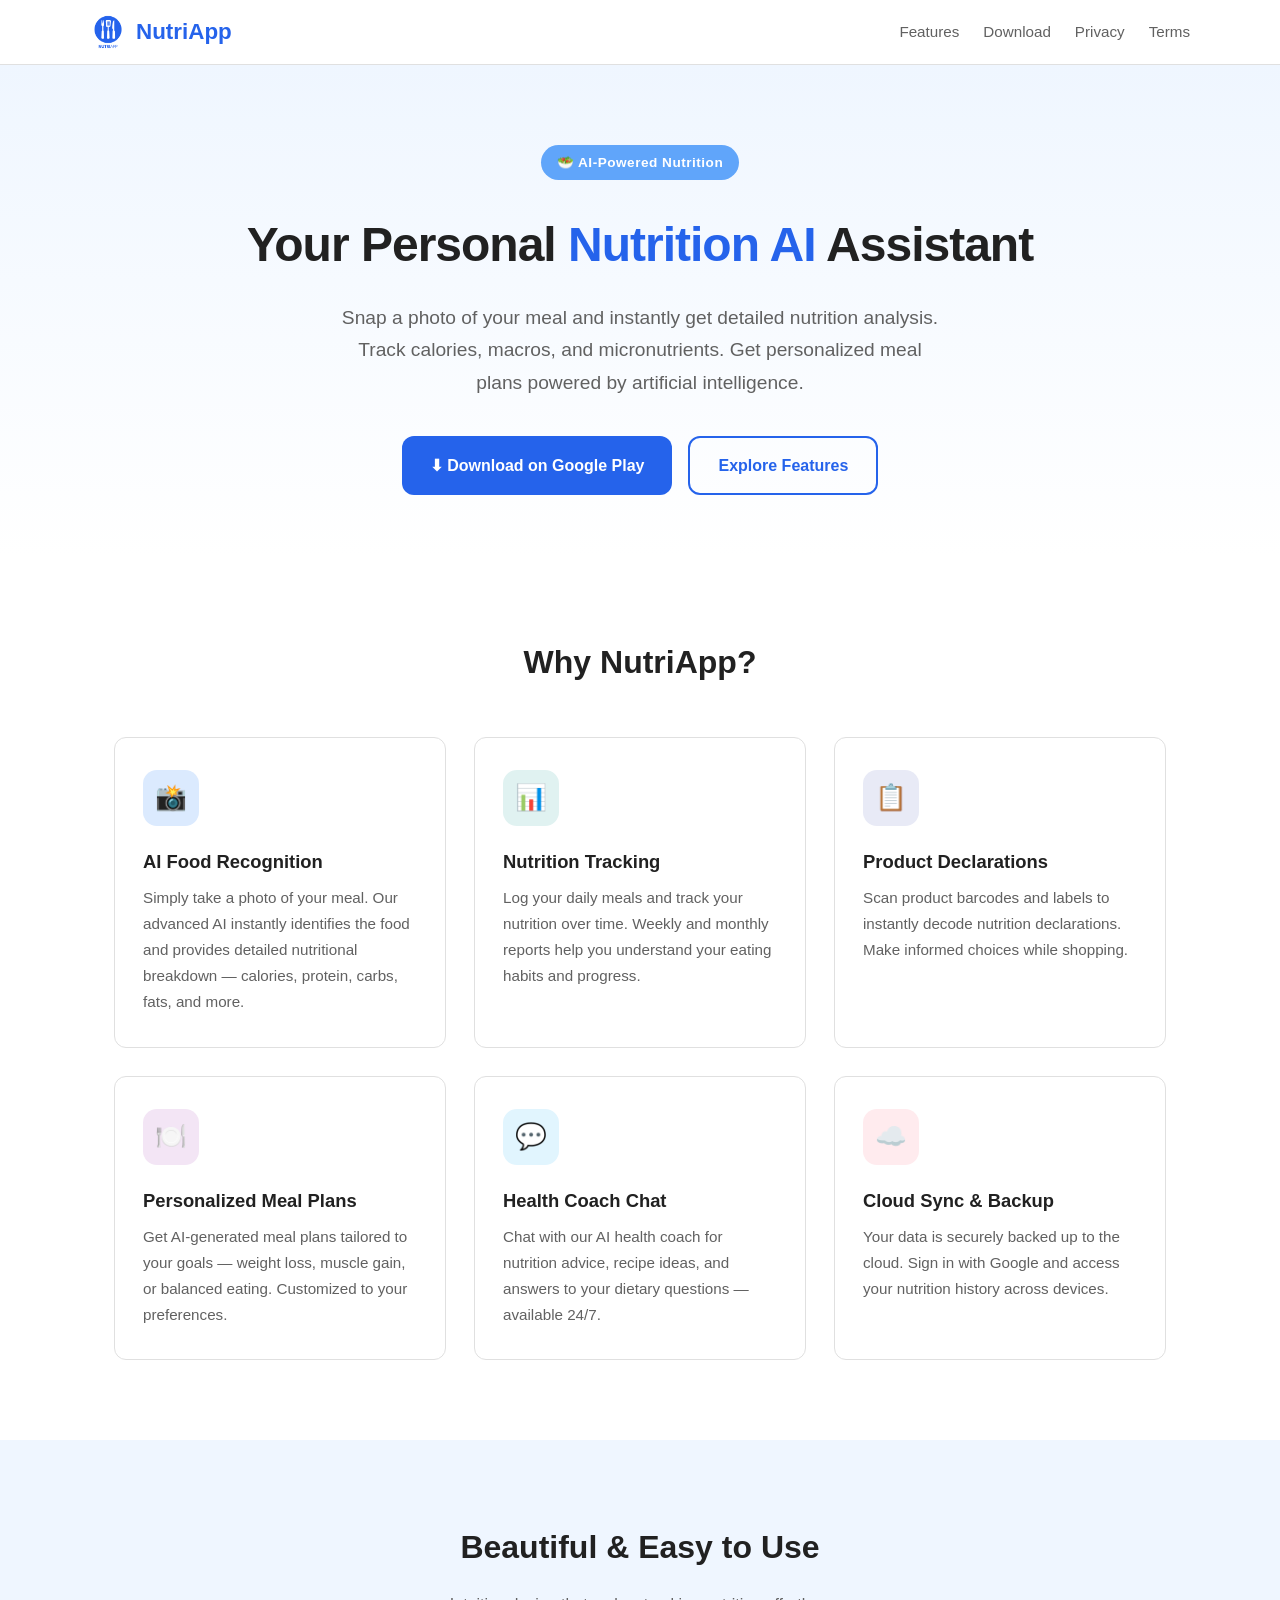
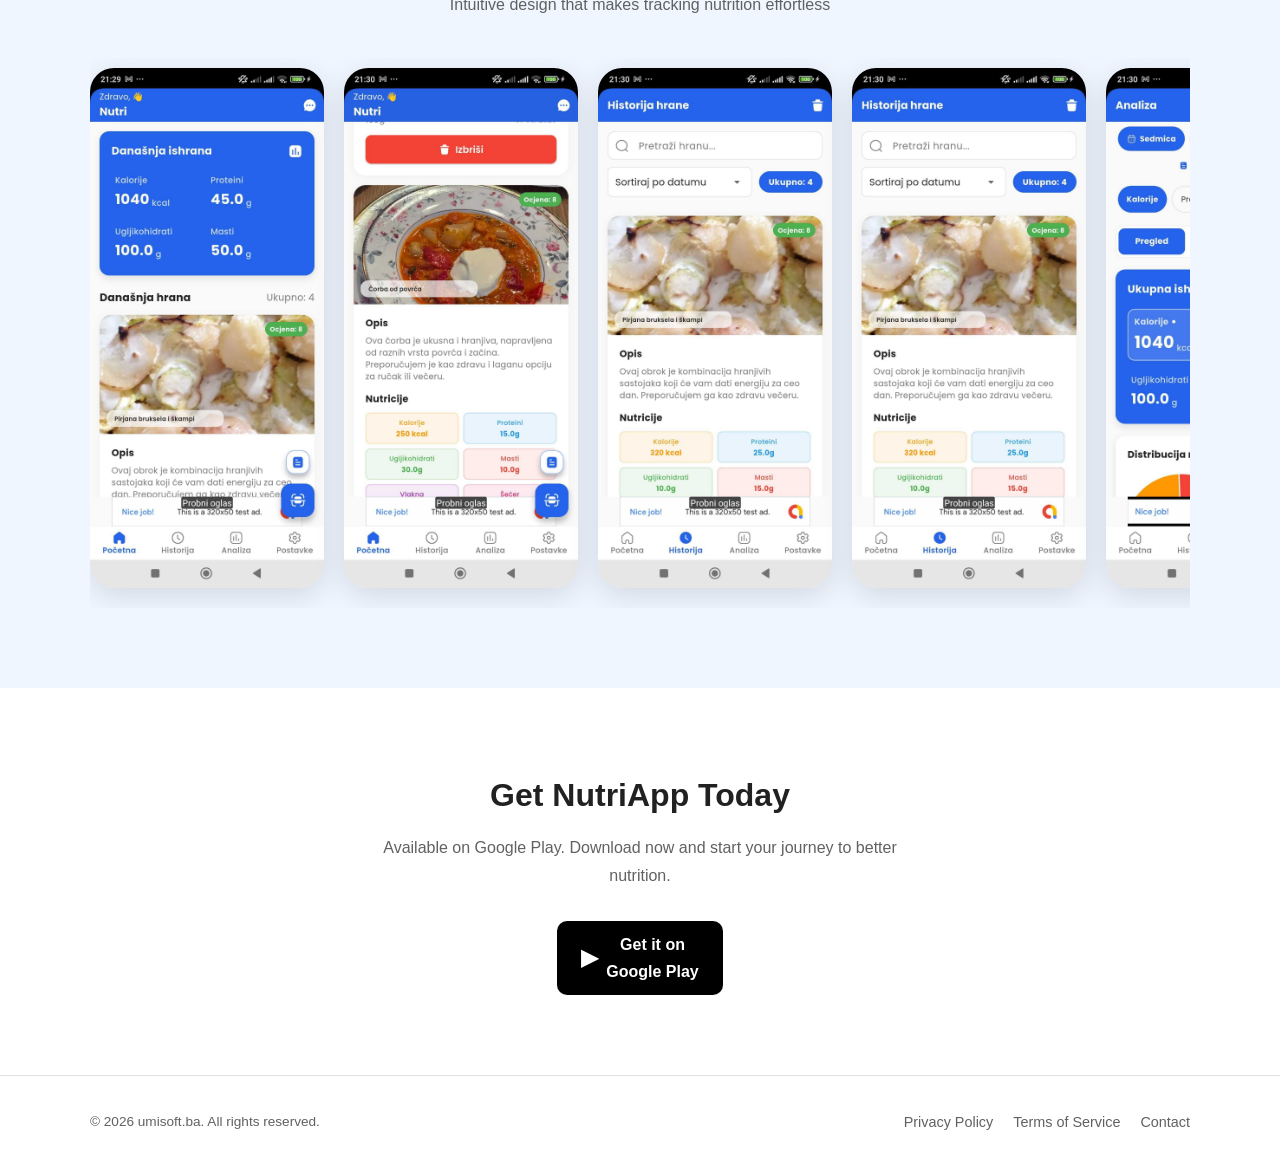
<file: index.html>
<!DOCTYPE html>
<html lang="en">
<head>
  <meta charset="UTF-8">
  <meta name="viewport" content="width=device-width, initial-scale=1.0">
  <meta name="description" content="NutriApp — AI-powered nutrition analysis. Scan food images, track calories, get personalized meal plans, and achieve your health goals.">
  <meta name="keywords" content="nutrition, AI, food scanner, calorie tracker, meal plan, health, fitness">
  <meta name="author" content="umisoft.ba">

  <!-- Open Graph / Social -->
  <meta property="og:title" content="NutriApp — AI Nutrition Analysis">
  <meta property="og:description" content="Scan food images, get instant nutrition analysis powered by AI. Track calories, macros, and achieve your health goals.">
  <meta property="og:type" content="website">
  <meta property="og:site_name" content="NutriApp">

  <title>NutriApp — AI-Powered Nutrition Analysis</title>
  <link rel="stylesheet" href="styles.css">
  <link rel="icon" type="image/svg+xml" href="data:image/svg+xml,<svg xmlns='http://www.w3.org/2000/svg' viewBox='0 0 100 100'><text y='.9em' font-size='90'>🥗</text></svg>">
</head>
<body>

<!-- Navigation -->
<nav class="nav">
  <div class="nav-inner">
    <a href="index.html" class="nav-logo">
      <img src="images/logo.png" alt="NutriApp Logo" class="logo-img">
      NutriApp
    </a>
    <ul class="nav-links">
      <li><a href="#features">Features</a></li>
      <li><a href="#download">Download</a></li>
      <li><a href="privacy-policy.html">Privacy</a></li>
      <li><a href="terms-of-service.html">Terms</a></li>
    </ul>
  </div>
</nav>

<!-- Hero -->
<section class="hero">
  <span class="hero-badge">🥗 AI-Powered Nutrition</span>
  <h1>Your Personal <span>Nutrition AI</span> Assistant</h1>
  <p>
    Snap a photo of your meal and instantly get detailed nutrition analysis.
    Track calories, macros, and micronutrients. Get personalized meal plans
    powered by artificial intelligence.
  </p>
  <div class="hero-buttons">
    <a href="https://play.google.com/store/apps/details?id=ba.umisoft.nutri" class="btn btn-primary" target="_blank" rel="noopener">
      ⬇ Download on Google Play
    </a>
    <a href="#features" class="btn btn-outline">
      Explore Features
    </a>
  </div>
</section>

<!-- Features -->
<section class="features" id="features">
  <h2>Why NutriApp?</h2>
  <div class="features-grid">

    <div class="feature-card">
      <div class="feature-icon blue">📸</div>
      <h3>AI Food Recognition</h3>
      <p>
        Simply take a photo of your meal. Our advanced AI instantly identifies
        the food and provides detailed nutritional breakdown — calories, protein,
        carbs, fats, and more.
      </p>
    </div>

    <div class="feature-card">
      <div class="feature-icon cyan">📊</div>
      <h3>Nutrition Tracking</h3>
      <p>
        Log your daily meals and track your nutrition over time. Weekly and
        monthly reports help you understand your eating habits and progress.
      </p>
    </div>

    <div class="feature-card">
      <div class="feature-icon indigo">📋</div>
      <h3>Product Declarations</h3>
      <p>
        Scan product barcodes and labels to instantly decode nutrition
        declarations. Make informed choices while shopping.
      </p>
    </div>

    <div class="feature-card">
      <div class="feature-icon violet">🍽️</div>
      <h3>Personalized Meal Plans</h3>
      <p>
        Get AI-generated meal plans tailored to your goals — weight loss,
        muscle gain, or balanced eating. Customized to your preferences.
      </p>
    </div>

    <div class="feature-card">
      <div class="feature-icon sky">💬</div>
      <h3>Health Coach Chat</h3>
      <p>
        Chat with our AI health coach for nutrition advice, recipe ideas,
        and answers to your dietary questions — available 24/7.
      </p>
    </div>

    <div class="feature-card">
      <div class="feature-icon red">☁️</div>
      <h3>Cloud Sync & Backup</h3>
      <p>
        Your data is securely backed up to the cloud. Sign in with Google
        and access your nutrition history across devices.
      </p>
    </div>

  </div>
</section>

<!-- Screenshots -->
<section class="screenshots">
  <h2>Beautiful & Easy to Use</h2>
  <p>Intuitive design that makes tracking nutrition effortless</p>
  <div class="screenshots-scroll">
    <img src="images/screenshots/1.jpg" alt="NutriApp Screenshot" class="screenshot-img" loading="lazy">
    <img src="images/screenshots/2.jpg" alt="NutriApp Screenshot" class="screenshot-img" loading="lazy">
    <img src="images/screenshots/3.jpg" alt="NutriApp Screenshot" class="screenshot-img" loading="lazy">
    <img src="images/screenshots/4.jpg" alt="NutriApp Screenshot" class="screenshot-img" loading="lazy">
    <img src="images/screenshots/5.jpg" alt="NutriApp Screenshot" class="screenshot-img" loading="lazy">
    <img src="images/screenshots/6.jpg" alt="NutriApp Screenshot" class="screenshot-img" loading="lazy">
    <img src="images/screenshots/7.jpg" alt="NutriApp Screenshot" class="screenshot-img" loading="lazy">
  </div>
</section>

<!-- Download -->
<section class="download" id="download">
  <h2>Get NutriApp Today</h2>
  <p>
    Available on Google Play. Download now and start your journey
    to better nutrition.
  </p>
  <div class="download-buttons">
    <a href="https://play.google.com/store/apps/details?id=ba.umisoft.nutri" class="btn btn-store" target="_blank" rel="noopener">
      <span style="font-size:1.4rem">▶</span>
      <span>Get it on<br><strong>Google Play</strong></span>
    </a>
  </div>
</section>

<!-- Footer -->
<footer class="footer">
  <div class="footer-inner">
    <span class="footer-copy">&copy; 2026 umisoft.ba. All rights reserved.</span>
    <ul class="footer-links">
      <li><a href="privacy-policy.html">Privacy Policy</a></li>
      <li><a href="terms-of-service.html">Terms of Service</a></li>
      <li><a href="mailto:umisoft.ba@gmail.com">Contact</a></li>
    </ul>
  </div>
</footer>

</body>
</html>
</file>
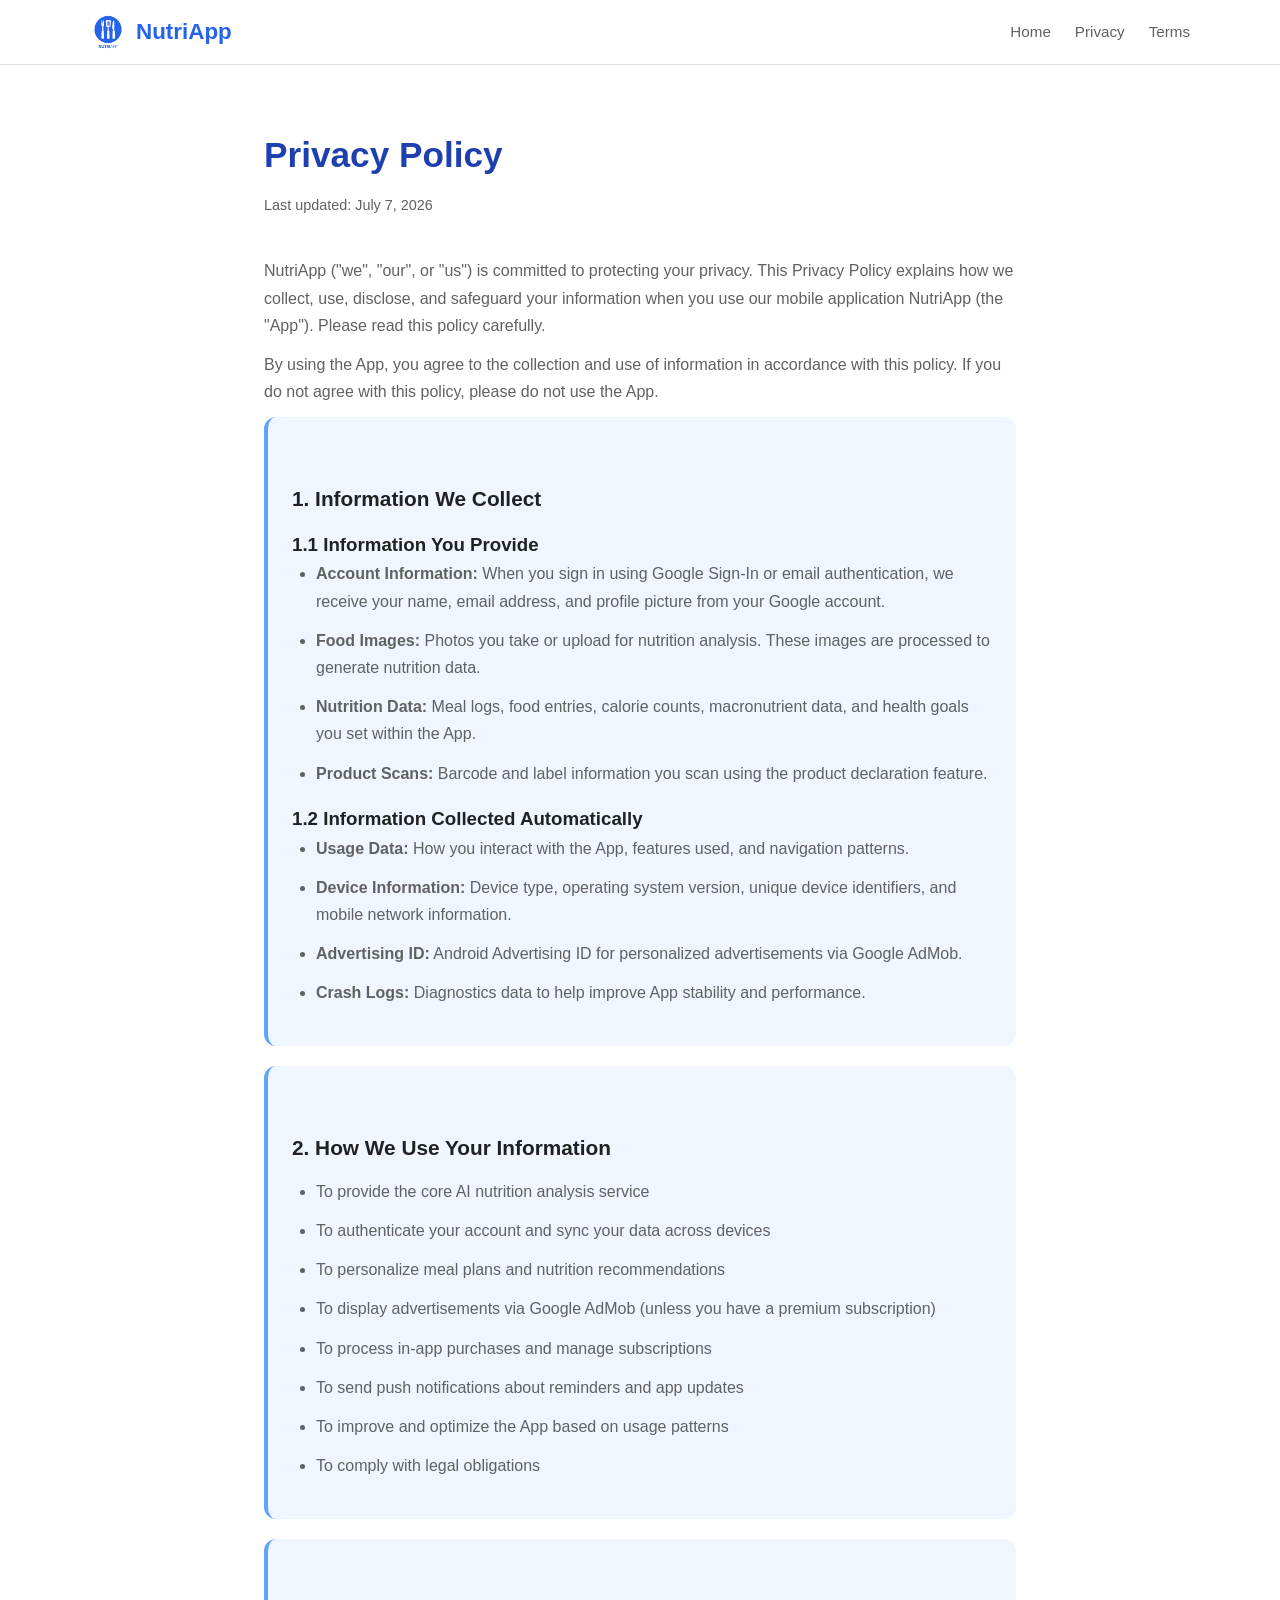
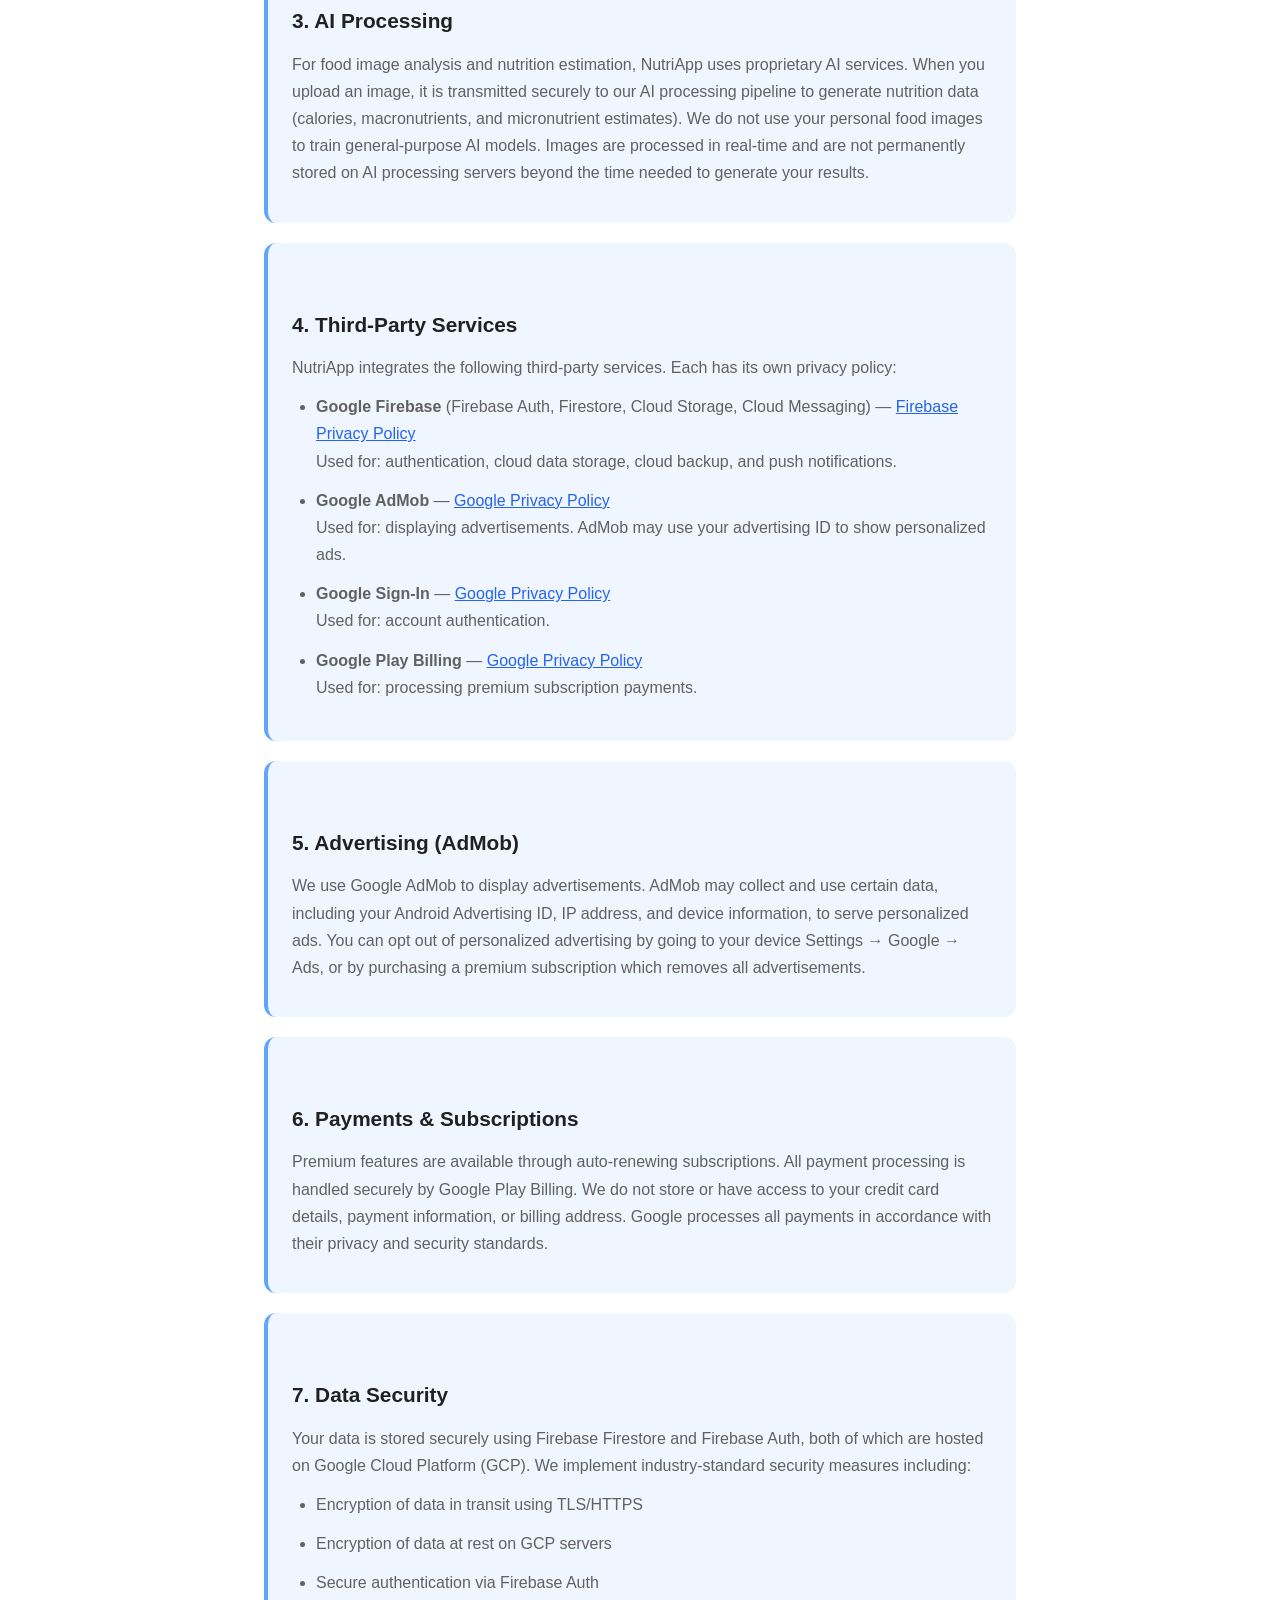
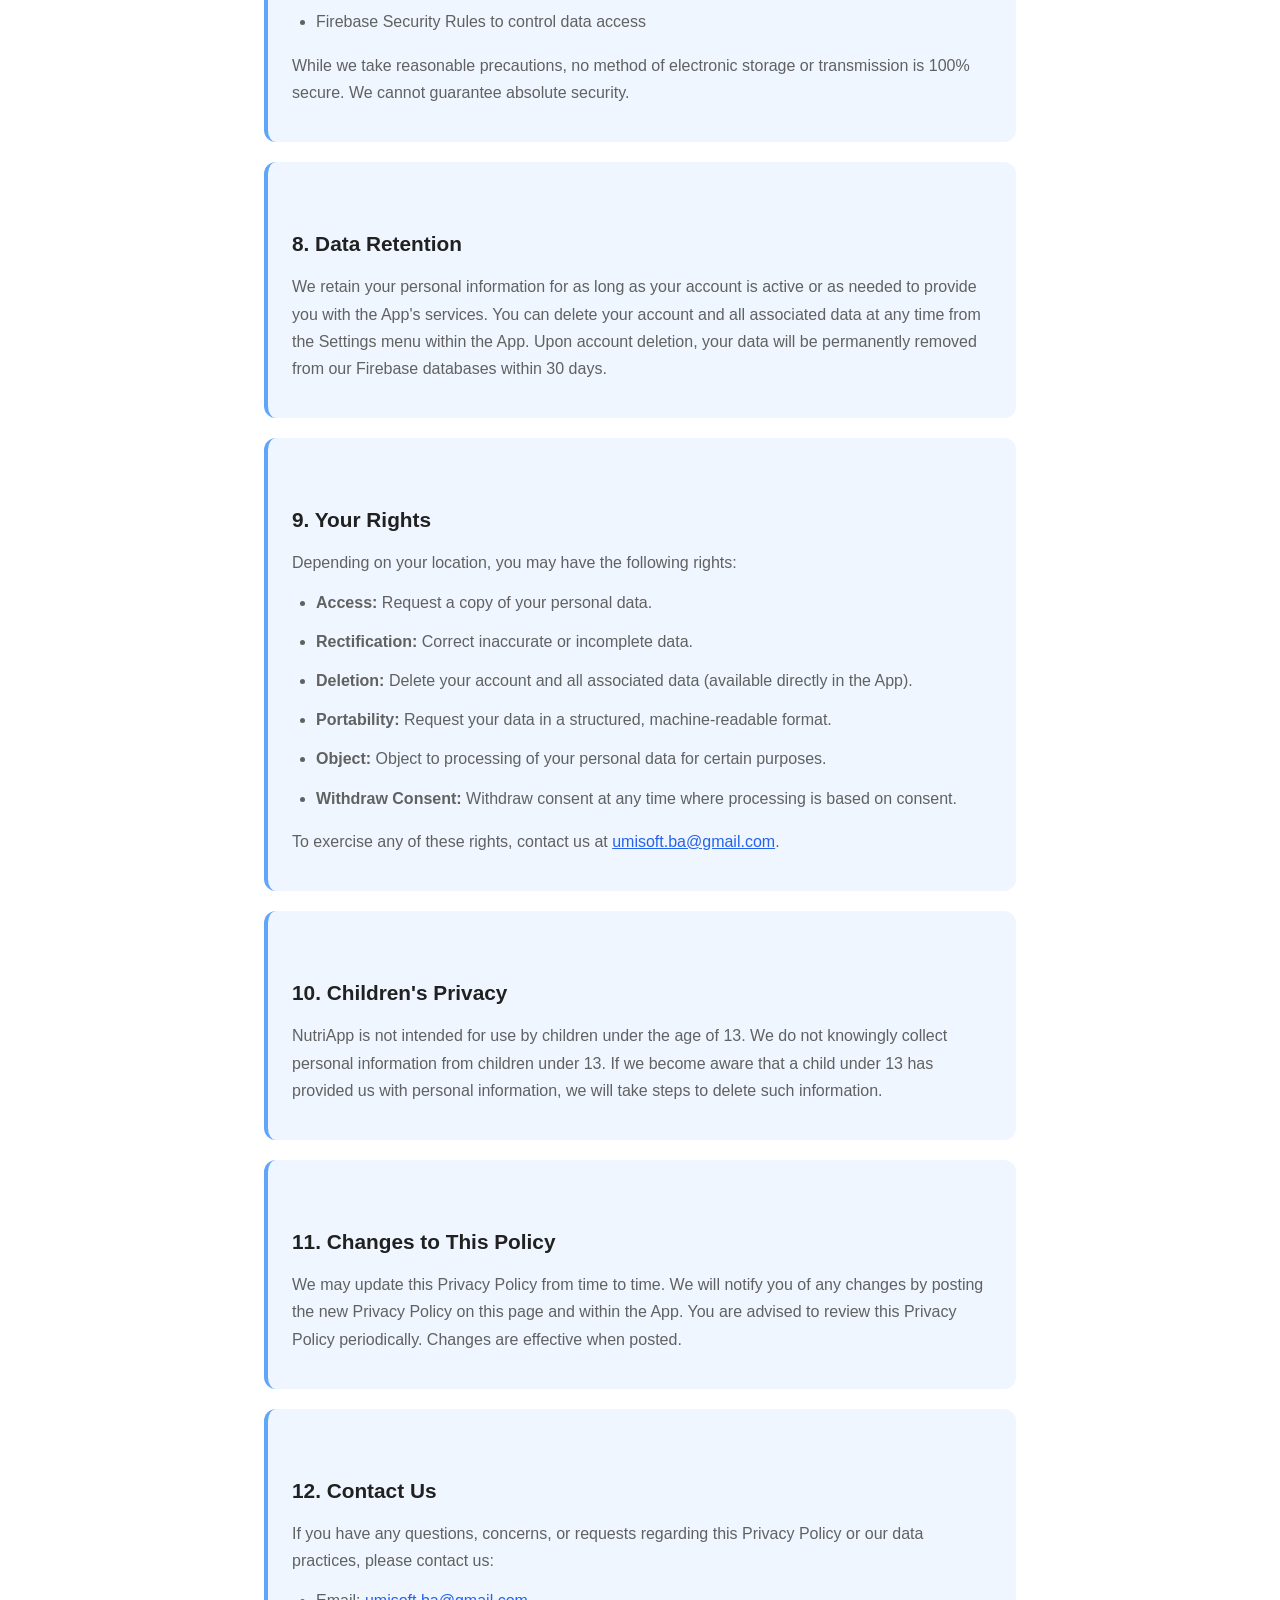
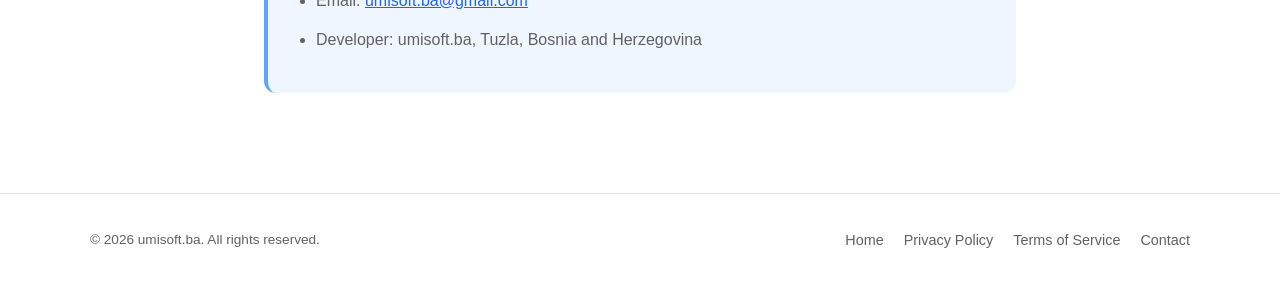
<file: privacy-policy.html>
<!DOCTYPE html>
<html lang="en">
<head>
  <meta charset="UTF-8">
  <meta name="viewport" content="width=device-width, initial-scale=1.0">
  <meta name="description" content="NutriApp Privacy Policy — How we collect, use, and protect your data.">
  <title>Privacy Policy — NutriApp</title>
  <link rel="stylesheet" href="styles.css">
  <link rel="icon" type="image/svg+xml" href="data:image/svg+xml,<svg xmlns='http://www.w3.org/2000/svg' viewBox='0 0 100 100'><text y='.9em' font-size='90'>🥗</text></svg>">
</head>
<body>

<nav class="nav">
  <div class="nav-inner">
    <a href="index.html" class="nav-logo">
      <img src="images/logo.png" alt="NutriApp Logo" class="logo-img">
      NutriApp
    </a>
    <ul class="nav-links">
      <li><a href="index.html">Home</a></li>
      <li><a href="privacy-policy.html">Privacy</a></li>
      <li><a href="terms-of-service.html">Terms</a></li>
    </ul>
  </div>
</nav>

<main class="legal-page">
  <h1>Privacy Policy</h1>
  <p class="last-updated">Last updated: July 7, 2026</p>

  <p>
    NutriApp ("we", "our", or "us") is committed to protecting your privacy.
    This Privacy Policy explains how we collect, use, disclose, and safeguard
    your information when you use our mobile application NutriApp (the "App").
    Please read this policy carefully.
  </p>
  <p>
    By using the App, you agree to the collection and use of information in
    accordance with this policy. If you do not agree with this policy, please
    do not use the App.
  </p>

  <div class="legal-section">
    <h2>1. Information We Collect</h2>

    <h3>1.1 Information You Provide</h3>
    <ul>
      <li><strong>Account Information:</strong> When you sign in using Google Sign-In or email authentication, we receive your name, email address, and profile picture from your Google account.</li>
      <li><strong>Food Images:</strong> Photos you take or upload for nutrition analysis. These images are processed to generate nutrition data.</li>
      <li><strong>Nutrition Data:</strong> Meal logs, food entries, calorie counts, macronutrient data, and health goals you set within the App.</li>
      <li><strong>Product Scans:</strong> Barcode and label information you scan using the product declaration feature.</li>
    </ul>

    <h3>1.2 Information Collected Automatically</h3>
    <ul>
      <li><strong>Usage Data:</strong> How you interact with the App, features used, and navigation patterns.</li>
      <li><strong>Device Information:</strong> Device type, operating system version, unique device identifiers, and mobile network information.</li>
      <li><strong>Advertising ID:</strong> Android Advertising ID for personalized advertisements via Google AdMob.</li>
      <li><strong>Crash Logs:</strong> Diagnostics data to help improve App stability and performance.</li>
    </ul>
  </div>

  <div class="legal-section">
    <h2>2. How We Use Your Information</h2>
    <ul>
      <li>To provide the core AI nutrition analysis service</li>
      <li>To authenticate your account and sync your data across devices</li>
      <li>To personalize meal plans and nutrition recommendations</li>
      <li>To display advertisements via Google AdMob (unless you have a premium subscription)</li>
      <li>To process in-app purchases and manage subscriptions</li>
      <li>To send push notifications about reminders and app updates</li>
      <li>To improve and optimize the App based on usage patterns</li>
      <li>To comply with legal obligations</li>
    </ul>
  </div>

  <div class="legal-section">
    <h2>3. AI Processing</h2>
    <p>
      For food image analysis and nutrition estimation, NutriApp uses proprietary
      AI services. When you upload an image, it is transmitted securely to our
      AI processing pipeline to generate nutrition data (calories, macronutrients,
      and micronutrient estimates). We do not use your personal food images to
      train general-purpose AI models. Images are processed in real-time and are
      not permanently stored on AI processing servers beyond the time needed to
      generate your results.
    </p>
  </div>

  <div class="legal-section">
    <h2>4. Third-Party Services</h2>
    <p>NutriApp integrates the following third-party services. Each has its own privacy policy:</p>
    <ul>
      <li>
        <strong>Google Firebase</strong> (Firebase Auth, Firestore, Cloud Storage, Cloud Messaging) —
        <a href="https://firebase.google.com/support/privacy" target="_blank" rel="noopener">Firebase Privacy Policy</a><br>
        Used for: authentication, cloud data storage, cloud backup, and push notifications.
      </li>
      <li>
        <strong>Google AdMob</strong> —
        <a href="https://policies.google.com/privacy" target="_blank" rel="noopener">Google Privacy Policy</a><br>
        Used for: displaying advertisements. AdMob may use your advertising ID to show personalized ads.
      </li>
      <li>
        <strong>Google Sign-In</strong> —
        <a href="https://policies.google.com/privacy" target="_blank" rel="noopener">Google Privacy Policy</a><br>
        Used for: account authentication.
      </li>
      <li>
        <strong>Google Play Billing</strong> —
        <a href="https://policies.google.com/privacy" target="_blank" rel="noopener">Google Privacy Policy</a><br>
        Used for: processing premium subscription payments.
      </li>
    </ul>
  </div>

  <div class="legal-section">
    <h2>5. Advertising (AdMob)</h2>
    <p>
      We use Google AdMob to display advertisements. AdMob may collect and use
      certain data, including your Android Advertising ID, IP address, and device
      information, to serve personalized ads. You can opt out of personalized
      advertising by going to your device Settings → Google → Ads, or by
      purchasing a premium subscription which removes all advertisements.
    </p>
  </div>

  <div class="legal-section">
    <h2>6. Payments &amp; Subscriptions</h2>
    <p>
      Premium features are available through auto-renewing subscriptions.
      All payment processing is handled securely by Google Play Billing.
      We do not store or have access to your credit card details, payment
      information, or billing address. Google processes all payments in
      accordance with their privacy and security standards.
    </p>
  </div>

  <div class="legal-section">
    <h2>7. Data Security</h2>
    <p>
      Your data is stored securely using Firebase Firestore and Firebase Auth,
      both of which are hosted on Google Cloud Platform (GCP). We implement
      industry-standard security measures including:
    </p>
    <ul>
      <li>Encryption of data in transit using TLS/HTTPS</li>
      <li>Encryption of data at rest on GCP servers</li>
      <li>Secure authentication via Firebase Auth</li>
      <li>Firebase Security Rules to control data access</li>
    </ul>
    <p>
      While we take reasonable precautions, no method of electronic storage
      or transmission is 100% secure. We cannot guarantee absolute security.
    </p>
  </div>

  <div class="legal-section">
    <h2>8. Data Retention</h2>
    <p>
      We retain your personal information for as long as your account is active
      or as needed to provide you with the App's services. You can delete your
      account and all associated data at any time from the Settings menu within
      the App. Upon account deletion, your data will be permanently removed from
      our Firebase databases within 30 days.
    </p>
  </div>

  <div class="legal-section">
    <h2>9. Your Rights</h2>
    <p>Depending on your location, you may have the following rights:</p>
    <ul>
      <li><strong>Access:</strong> Request a copy of your personal data.</li>
      <li><strong>Rectification:</strong> Correct inaccurate or incomplete data.</li>
      <li><strong>Deletion:</strong> Delete your account and all associated data (available directly in the App).</li>
      <li><strong>Portability:</strong> Request your data in a structured, machine-readable format.</li>
      <li><strong>Object:</strong> Object to processing of your personal data for certain purposes.</li>
      <li><strong>Withdraw Consent:</strong> Withdraw consent at any time where processing is based on consent.</li>
    </ul>
    <p>
      To exercise any of these rights, contact us at
      <a href="mailto:umisoft.ba@gmail.com">umisoft.ba@gmail.com</a>.
    </p>
  </div>

  <div class="legal-section">
    <h2>10. Children's Privacy</h2>
    <p>
      NutriApp is not intended for use by children under the age of 13.
      We do not knowingly collect personal information from children under 13.
      If we become aware that a child under 13 has provided us with personal
      information, we will take steps to delete such information.
    </p>
  </div>

  <div class="legal-section">
    <h2>11. Changes to This Policy</h2>
    <p>
      We may update this Privacy Policy from time to time. We will notify you
      of any changes by posting the new Privacy Policy on this page and within
      the App. You are advised to review this Privacy Policy periodically.
      Changes are effective when posted.
    </p>
  </div>

  <div class="legal-section">
    <h2>12. Contact Us</h2>
    <p>
      If you have any questions, concerns, or requests regarding this Privacy
      Policy or our data practices, please contact us:
    </p>
    <ul>
      <li>Email: <a href="mailto:umisoft.ba@gmail.com">umisoft.ba@gmail.com</a></li>
      <li>Developer: umisoft.ba, Tuzla, Bosnia and Herzegovina</li>
    </ul>
  </div>
</main>

<footer class="footer">
  <div class="footer-inner">
    <span class="footer-copy">&copy; 2026 umisoft.ba. All rights reserved.</span>
    <ul class="footer-links">
      <li><a href="index.html">Home</a></li>
      <li><a href="privacy-policy.html">Privacy Policy</a></li>
      <li><a href="terms-of-service.html">Terms of Service</a></li>
      <li><a href="mailto:umisoft.ba@gmail.com">Contact</a></li>
    </ul>
  </div>
</footer>

</body>
</html>
</file>
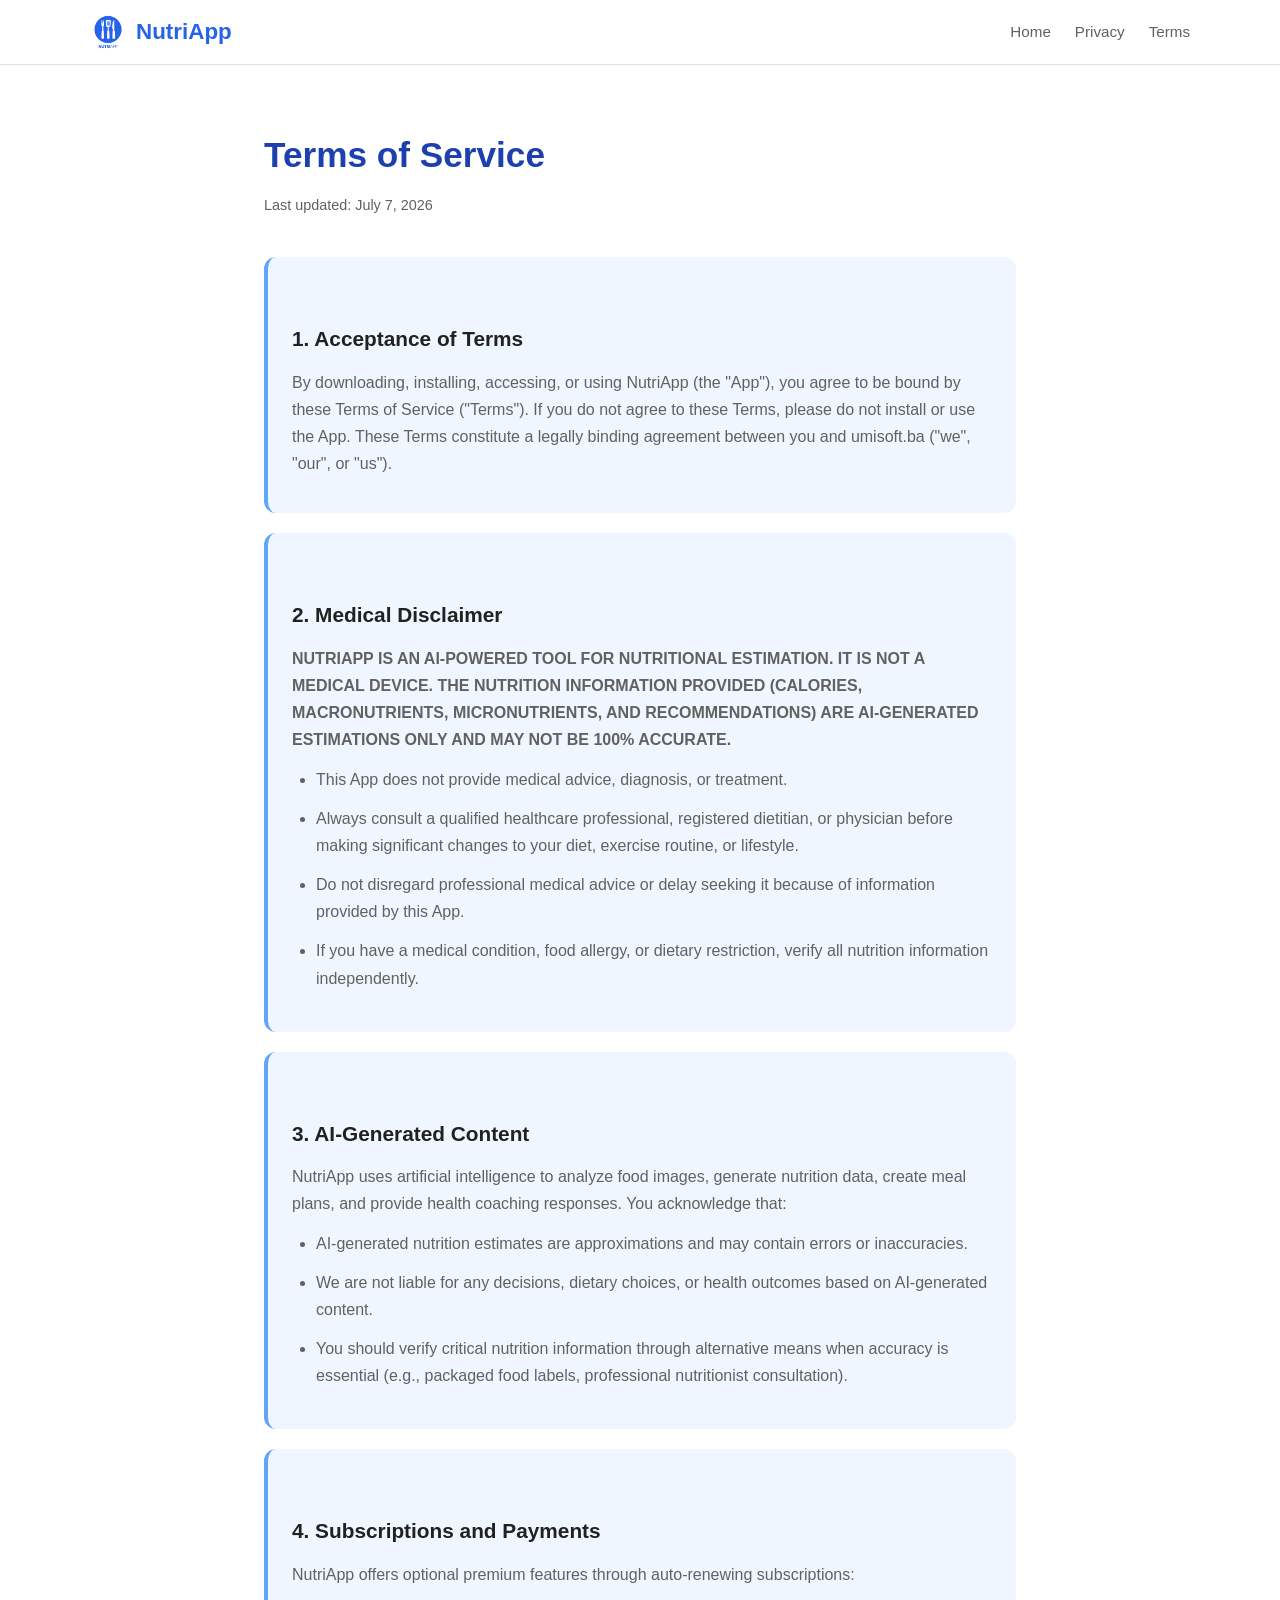
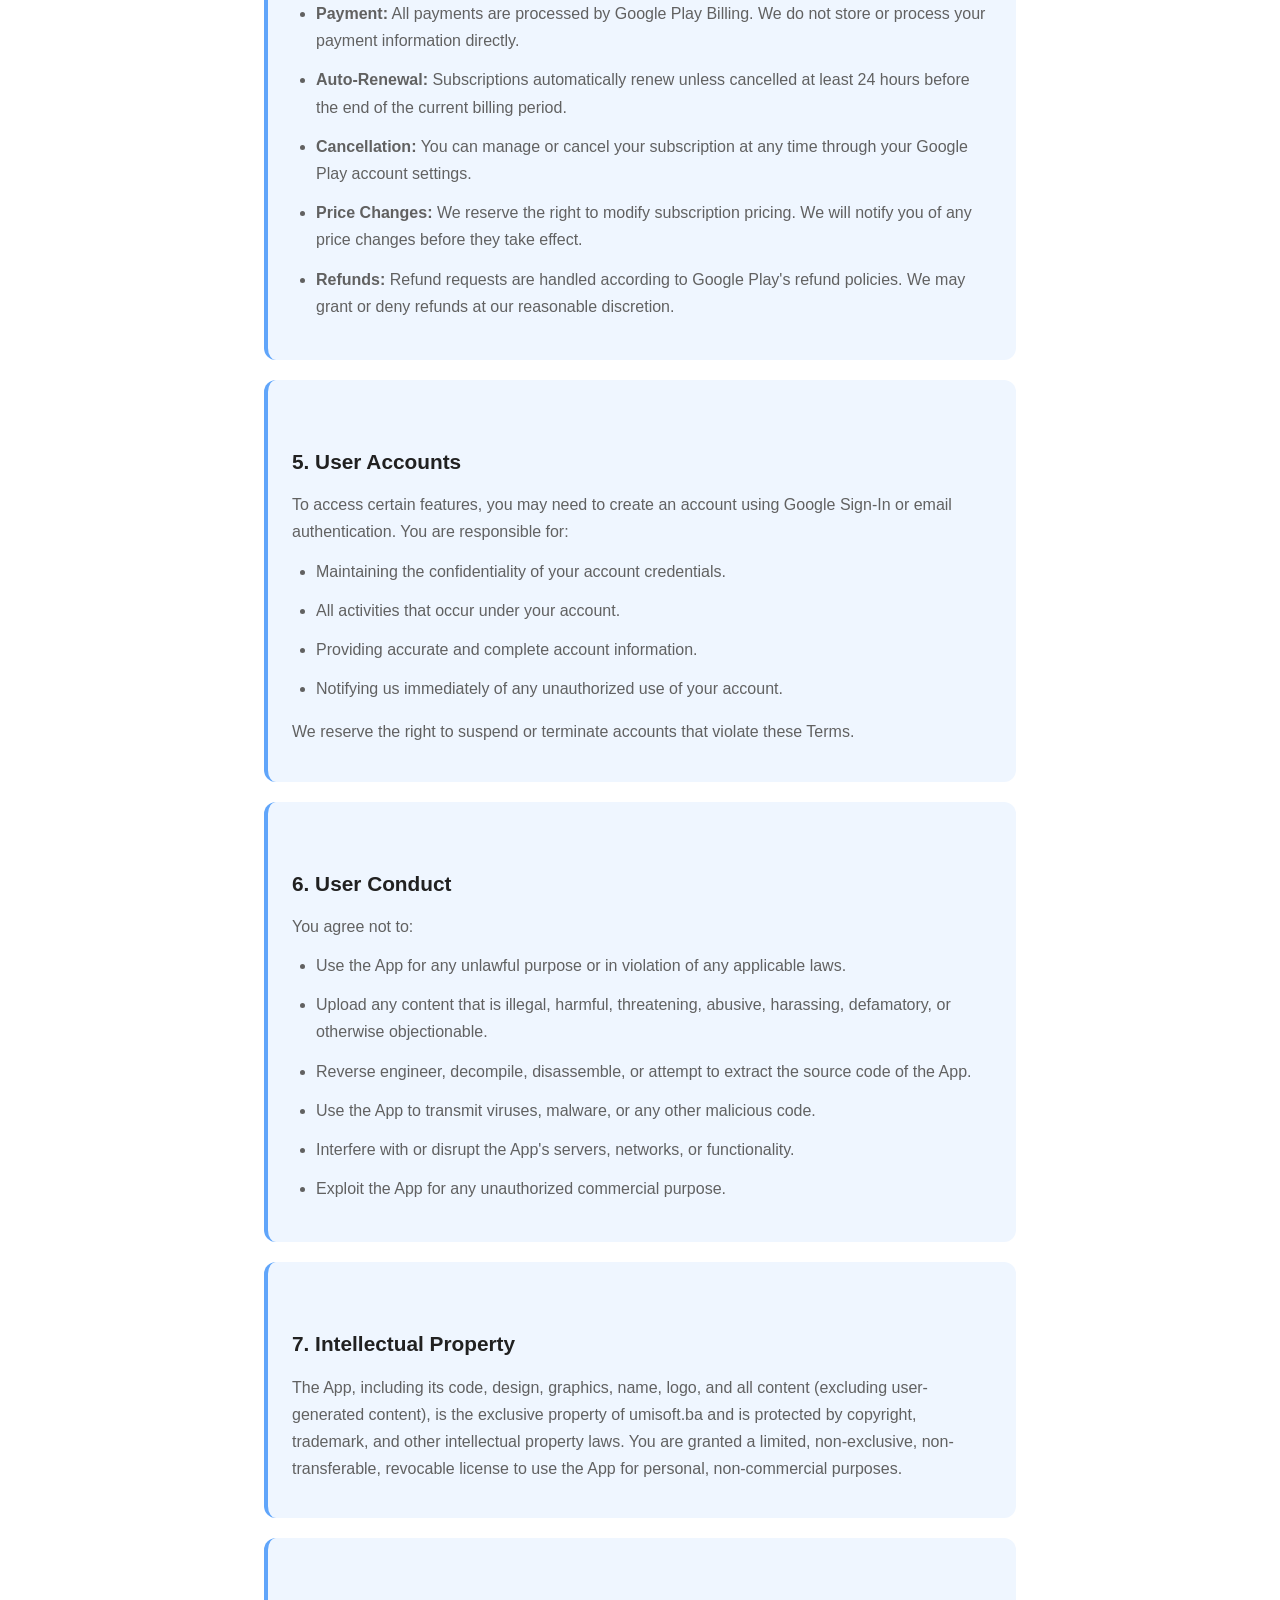
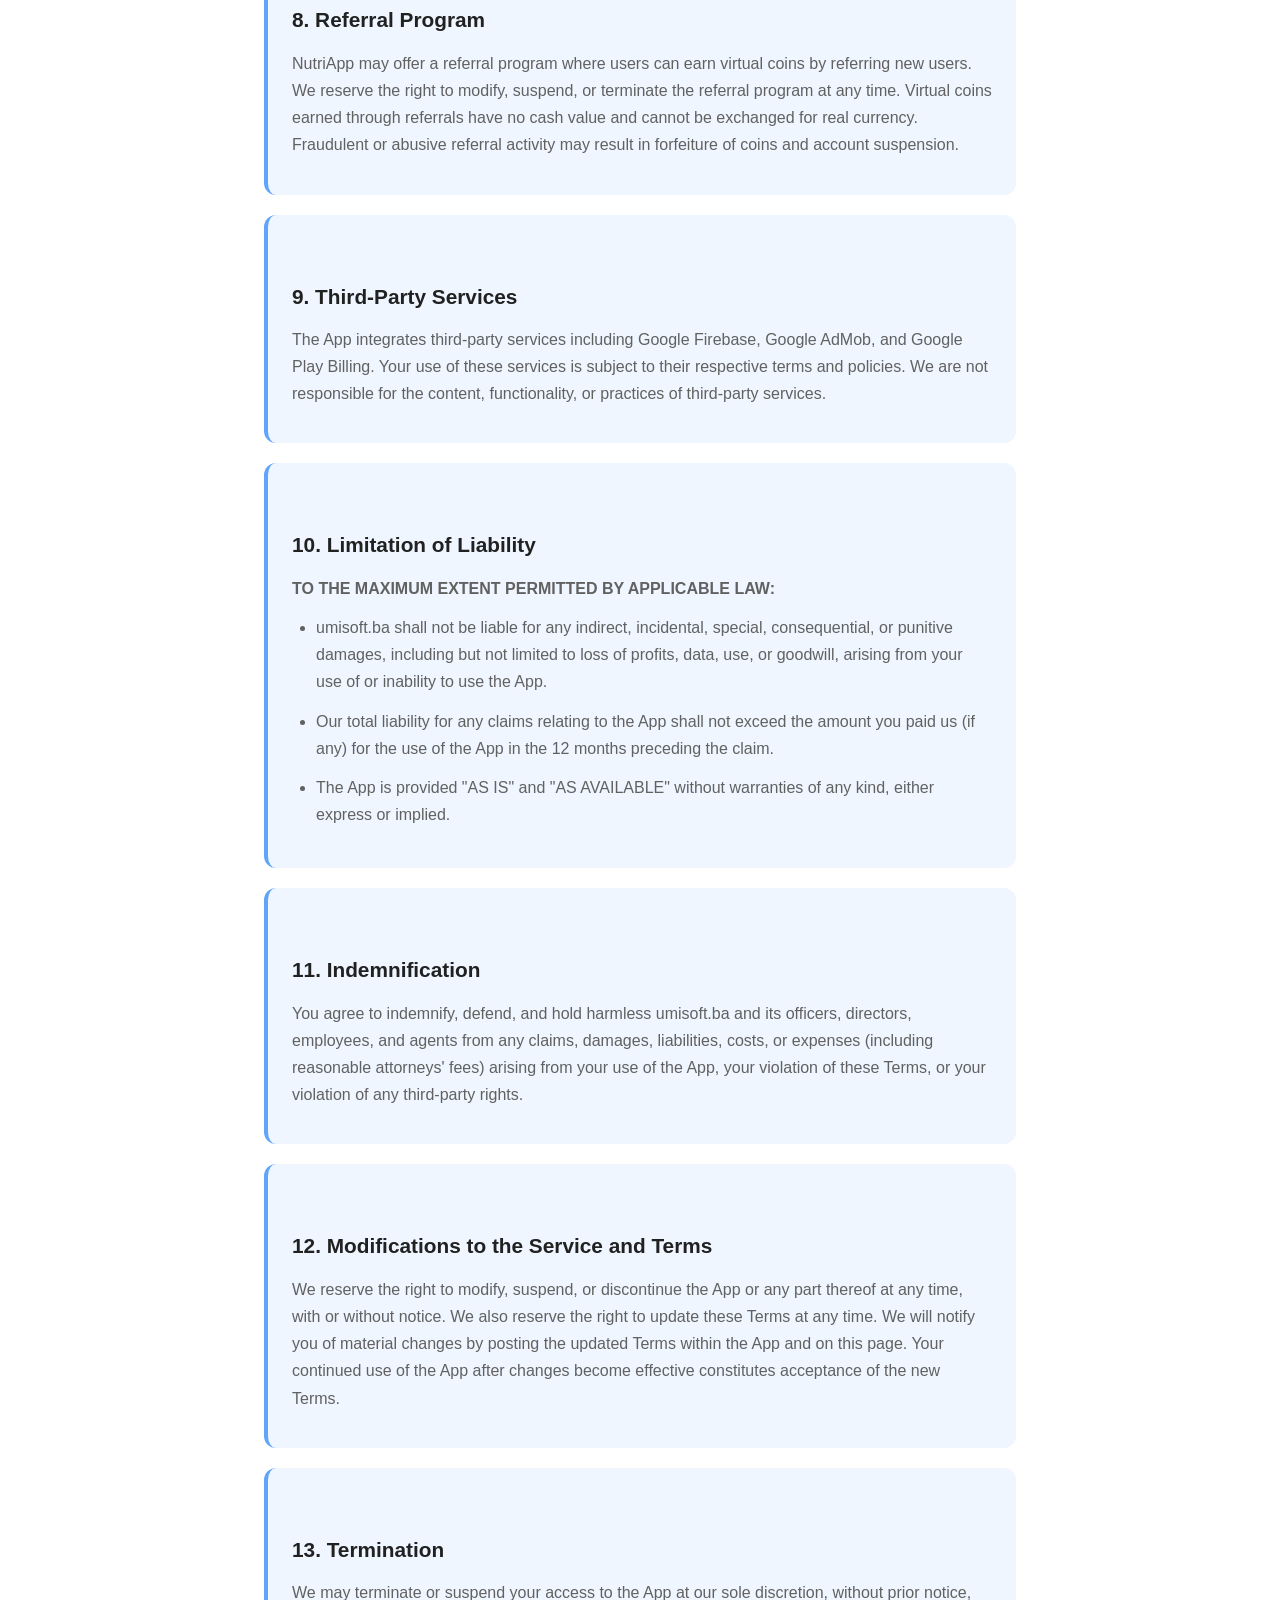
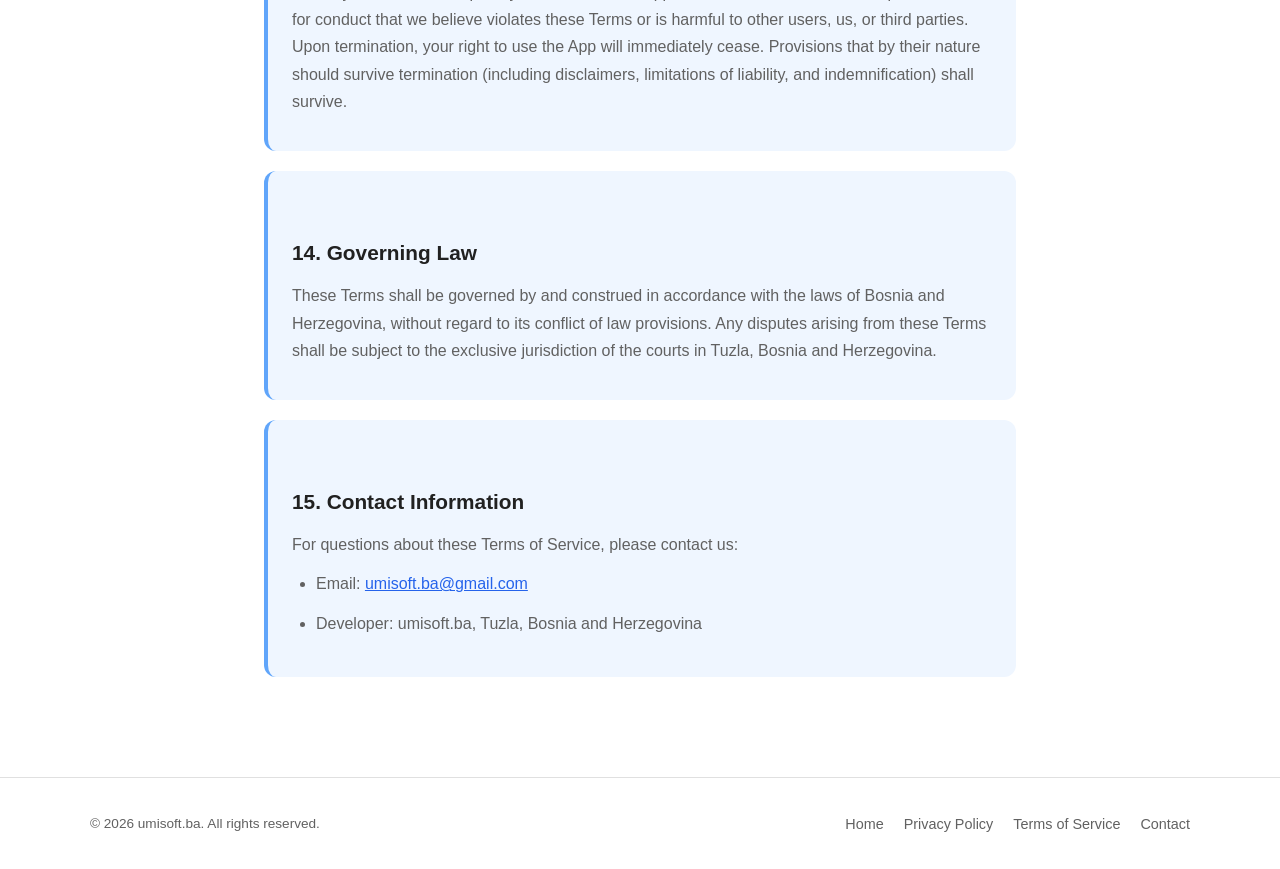
<file: terms-of-service.html>
<!DOCTYPE html>
<html lang="en">
<head>
  <meta charset="UTF-8">
  <meta name="viewport" content="width=device-width, initial-scale=1.0">
  <meta name="description" content="NutriApp Terms of Service — Rules and guidelines for using the NutriApp application.">
  <title>Terms of Service — NutriApp</title>
  <link rel="stylesheet" href="styles.css">
  <link rel="icon" type="image/svg+xml" href="data:image/svg+xml,<svg xmlns='http://www.w3.org/2000/svg' viewBox='0 0 100 100'><text y='.9em' font-size='90'>🥗</text></svg>">
</head>
<body>

<nav class="nav">
  <div class="nav-inner">
    <a href="index.html" class="nav-logo">
      <img src="images/logo.png" alt="NutriApp Logo" class="logo-img">
      NutriApp
    </a>
    <ul class="nav-links">
      <li><a href="index.html">Home</a></li>
      <li><a href="privacy-policy.html">Privacy</a></li>
      <li><a href="terms-of-service.html">Terms</a></li>
    </ul>
  </div>
</nav>

<main class="legal-page">
  <h1>Terms of Service</h1>
  <p class="last-updated">Last updated: July 7, 2026</p>

  <div class="legal-section">
    <h2>1. Acceptance of Terms</h2>
    <p>
      By downloading, installing, accessing, or using NutriApp (the "App"),
      you agree to be bound by these Terms of Service ("Terms"). If you do not
      agree to these Terms, please do not install or use the App. These Terms
      constitute a legally binding agreement between you and umisoft.ba ("we",
      "our", or "us").
    </p>
  </div>

  <div class="legal-section">
    <h2>2. Medical Disclaimer</h2>
    <p><strong>
      NUTRIAPP IS AN AI-POWERED TOOL FOR NUTRITIONAL ESTIMATION. IT IS NOT A
      MEDICAL DEVICE. THE NUTRITION INFORMATION PROVIDED (CALORIES, MACRONUTRIENTS,
      MICRONUTRIENTS, AND RECOMMENDATIONS) ARE AI-GENERATED ESTIMATIONS ONLY AND
      MAY NOT BE 100% ACCURATE.
    </strong></p>
    <ul>
      <li>This App does not provide medical advice, diagnosis, or treatment.</li>
      <li>Always consult a qualified healthcare professional, registered dietitian, or physician before making significant changes to your diet, exercise routine, or lifestyle.</li>
      <li>Do not disregard professional medical advice or delay seeking it because of information provided by this App.</li>
      <li>If you have a medical condition, food allergy, or dietary restriction, verify all nutrition information independently.</li>
    </ul>
  </div>

  <div class="legal-section">
    <h2>3. AI-Generated Content</h2>
    <p>
      NutriApp uses artificial intelligence to analyze food images, generate
      nutrition data, create meal plans, and provide health coaching responses.
      You acknowledge that:
    </p>
    <ul>
      <li>AI-generated nutrition estimates are approximations and may contain errors or inaccuracies.</li>
      <li>We are not liable for any decisions, dietary choices, or health outcomes based on AI-generated content.</li>
      <li>You should verify critical nutrition information through alternative means when accuracy is essential (e.g., packaged food labels, professional nutritionist consultation).</li>
    </ul>
  </div>

  <div class="legal-section">
    <h2>4. Subscriptions and Payments</h2>
    <p>
      NutriApp offers optional premium features through auto-renewing
      subscriptions:
    </p>
    <ul>
      <li><strong>Payment:</strong> All payments are processed by Google Play Billing. We do not store or process your payment information directly.</li>
      <li><strong>Auto-Renewal:</strong> Subscriptions automatically renew unless cancelled at least 24 hours before the end of the current billing period.</li>
      <li><strong>Cancellation:</strong> You can manage or cancel your subscription at any time through your Google Play account settings.</li>
      <li><strong>Price Changes:</strong> We reserve the right to modify subscription pricing. We will notify you of any price changes before they take effect.</li>
      <li><strong>Refunds:</strong> Refund requests are handled according to Google Play's refund policies. We may grant or deny refunds at our reasonable discretion.</li>
    </ul>
  </div>

  <div class="legal-section">
    <h2>5. User Accounts</h2>
    <p>
      To access certain features, you may need to create an account using
      Google Sign-In or email authentication. You are responsible for:
    </p>
    <ul>
      <li>Maintaining the confidentiality of your account credentials.</li>
      <li>All activities that occur under your account.</li>
      <li>Providing accurate and complete account information.</li>
      <li>Notifying us immediately of any unauthorized use of your account.</li>
    </ul>
    <p>We reserve the right to suspend or terminate accounts that violate these Terms.</p>
  </div>

  <div class="legal-section">
    <h2>6. User Conduct</h2>
    <p>You agree not to:</p>
    <ul>
      <li>Use the App for any unlawful purpose or in violation of any applicable laws.</li>
      <li>Upload any content that is illegal, harmful, threatening, abusive, harassing, defamatory, or otherwise objectionable.</li>
      <li>Reverse engineer, decompile, disassemble, or attempt to extract the source code of the App.</li>
      <li>Use the App to transmit viruses, malware, or any other malicious code.</li>
      <li>Interfere with or disrupt the App's servers, networks, or functionality.</li>
      <li>Exploit the App for any unauthorized commercial purpose.</li>
    </ul>
  </div>

  <div class="legal-section">
    <h2>7. Intellectual Property</h2>
    <p>
      The App, including its code, design, graphics, name, logo, and all
      content (excluding user-generated content), is the exclusive property
      of umisoft.ba and is protected by copyright, trademark, and other
      intellectual property laws. You are granted a limited, non-exclusive,
      non-transferable, revocable license to use the App for personal,
      non-commercial purposes.
    </p>
  </div>

  <div class="legal-section">
    <h2>8. Referral Program</h2>
    <p>
      NutriApp may offer a referral program where users can earn virtual coins
      by referring new users. We reserve the right to modify, suspend, or
      terminate the referral program at any time. Virtual coins earned through
      referrals have no cash value and cannot be exchanged for real currency.
      Fraudulent or abusive referral activity may result in forfeiture of
      coins and account suspension.
    </p>
  </div>

  <div class="legal-section">
    <h2>9. Third-Party Services</h2>
    <p>
      The App integrates third-party services including Google Firebase,
      Google AdMob, and Google Play Billing. Your use of these services is
      subject to their respective terms and policies. We are not responsible
      for the content, functionality, or practices of third-party services.
    </p>
  </div>

  <div class="legal-section">
    <h2>10. Limitation of Liability</h2>
    <p><strong>
      TO THE MAXIMUM EXTENT PERMITTED BY APPLICABLE LAW:
    </strong></p>
    <ul>
      <li>umisoft.ba shall not be liable for any indirect, incidental, special, consequential, or punitive damages, including but not limited to loss of profits, data, use, or goodwill, arising from your use of or inability to use the App.</li>
      <li>Our total liability for any claims relating to the App shall not exceed the amount you paid us (if any) for the use of the App in the 12 months preceding the claim.</li>
      <li>The App is provided "AS IS" and "AS AVAILABLE" without warranties of any kind, either express or implied.</li>
    </ul>
  </div>

  <div class="legal-section">
    <h2>11. Indemnification</h2>
    <p>
      You agree to indemnify, defend, and hold harmless umisoft.ba and its
      officers, directors, employees, and agents from any claims, damages,
      liabilities, costs, or expenses (including reasonable attorneys' fees)
      arising from your use of the App, your violation of these Terms, or
      your violation of any third-party rights.
    </p>
  </div>

  <div class="legal-section">
    <h2>12. Modifications to the Service and Terms</h2>
    <p>
      We reserve the right to modify, suspend, or discontinue the App or any
      part thereof at any time, with or without notice. We also reserve the
      right to update these Terms at any time. We will notify you of material
      changes by posting the updated Terms within the App and on this page.
      Your continued use of the App after changes become effective constitutes
      acceptance of the new Terms.
    </p>
  </div>

  <div class="legal-section">
    <h2>13. Termination</h2>
    <p>
      We may terminate or suspend your access to the App at our sole discretion,
      without prior notice, for conduct that we believe violates these Terms or
      is harmful to other users, us, or third parties. Upon termination, your
      right to use the App will immediately cease. Provisions that by their
      nature should survive termination (including disclaimers, limitations of
      liability, and indemnification) shall survive.
    </p>
  </div>

  <div class="legal-section">
    <h2>14. Governing Law</h2>
    <p>
      These Terms shall be governed by and construed in accordance with the
      laws of Bosnia and Herzegovina, without regard to its conflict of law
      provisions. Any disputes arising from these Terms shall be subject to
      the exclusive jurisdiction of the courts in Tuzla, Bosnia and Herzegovina.
    </p>
  </div>

  <div class="legal-section">
    <h2>15. Contact Information</h2>
    <p>For questions about these Terms of Service, please contact us:</p>
    <ul>
      <li>Email: <a href="mailto:umisoft.ba@gmail.com">umisoft.ba@gmail.com</a></li>
      <li>Developer: umisoft.ba, Tuzla, Bosnia and Herzegovina</li>
    </ul>
  </div>
</main>

<footer class="footer">
  <div class="footer-inner">
    <span class="footer-copy">&copy; 2026 umisoft.ba. All rights reserved.</span>
    <ul class="footer-links">
      <li><a href="index.html">Home</a></li>
      <li><a href="privacy-policy.html">Privacy Policy</a></li>
      <li><a href="terms-of-service.html">Terms of Service</a></li>
      <li><a href="mailto:umisoft.ba@gmail.com">Contact</a></li>
    </ul>
  </div>
</footer>

</body>
</html>
</file>
<file: styles.css>
/* ===== NutriApp - GitHub Pages Styles ===== */
:root {
  --primary: #2563EB;
  --primary-dark: #1E40AF;
  --primary-light: #60A5FA;
  --accent: #00BCD4;
  --bg: #FFFFFF;
  --bg-alt: #EFF6FF;
  --text: #212121;
  --text-light: #616161;
  --text-on-primary: #FFFFFF;
  --card-bg: #FFFFFF;
  --border: #E0E0E0;
  --shadow: 0 2px 12px rgba(0,0,0,0.08);
  --radius: 12px;
  --max-width: 1100px;
}

* { margin: 0; padding: 0; box-sizing: border-box; }

body {
  font-family: -apple-system, BlinkMacSystemFont, 'Segoe UI', Roboto, 'Helvetica Neue', Arial, sans-serif;
  color: var(--text);
  background: var(--bg);
  line-height: 1.7;
  -webkit-font-smoothing: antialiased;
}

/* ===== Navigation ===== */
.nav {
  position: sticky;
  top: 0;
  z-index: 100;
  background: rgba(255,255,255,0.95);
  backdrop-filter: blur(10px);
  border-bottom: 1px solid var(--border);
  padding: 0 24px;
}
.nav-inner {
  max-width: var(--max-width);
  margin: 0 auto;
  display: flex;
  align-items: center;
  justify-content: space-between;
  height: 64px;
}
.nav-logo {
  display: flex;
  align-items: center;
  gap: 10px;
  font-size: 1.4rem;
  font-weight: 700;
  color: var(--primary);
  text-decoration: none;
}
.nav-logo .logo-img {
  width: 36px;
  height: 36px;
  border-radius: 8px;
  object-fit: contain;
}
.nav-links { display: flex; gap: 24px; list-style: none; }
.nav-links a {
  text-decoration: none;
  color: var(--text-light);
  font-weight: 500;
  font-size: 0.95rem;
  transition: color 0.2s;
}
.nav-links a:hover { color: var(--primary); }

/* ===== Hero Section ===== */
.hero {
  padding: 80px 24px 60px;
  text-align: center;
  background: linear-gradient(180deg, var(--bg-alt) 0%, var(--bg) 100%);
}
.hero-badge {
  display: inline-block;
  background: var(--primary-light);
  color: var(--text-on-primary);
  padding: 6px 16px;
  border-radius: 20px;
  font-size: 0.85rem;
  font-weight: 600;
  margin-bottom: 24px;
  letter-spacing: 0.5px;
}
.hero h1 {
  font-size: 3rem;
  font-weight: 800;
  color: var(--text);
  margin-bottom: 16px;
  letter-spacing: -1px;
}
.hero h1 span { color: var(--primary); }
.hero p {
  font-size: 1.2rem;
  color: var(--text-light);
  max-width: 600px;
  margin: 0 auto 36px;
}
.hero-buttons { display: flex; gap: 16px; justify-content: center; flex-wrap: wrap; }
.btn {
  display: inline-flex;
  align-items: center;
  gap: 8px;
  padding: 14px 28px;
  border-radius: var(--radius);
  font-weight: 600;
  font-size: 1rem;
  text-decoration: none;
  transition: transform 0.15s, box-shadow 0.15s;
}
.btn:hover { transform: translateY(-2px); box-shadow: 0 4px 20px rgba(0,0,0,0.15); }
.btn-primary { background: var(--primary); color: var(--text-on-primary); }
.btn-outline { border: 2px solid var(--primary); color: var(--primary); }
.btn-store {
  background: #000;
  color: #fff;
  padding: 10px 24px;
  border-radius: 10px;
}
.btn-store:hover { background: #1a1a1a; }

/* ===== Features ===== */
.features {
  padding: 80px 24px;
  max-width: var(--max-width);
  margin: 0 auto;
}
.features h2 {
  text-align: center;
  font-size: 2rem;
  font-weight: 700;
  margin-bottom: 48px;
}
.features-grid {
  display: grid;
  grid-template-columns: repeat(auto-fit, minmax(280px, 1fr));
  gap: 28px;
}
.feature-card {
  background: var(--card-bg);
  border: 1px solid var(--border);
  border-radius: var(--radius);
  padding: 32px 28px;
  transition: transform 0.2s, box-shadow 0.2s;
}
.feature-card:hover { transform: translateY(-4px); box-shadow: var(--shadow); }
.feature-icon {
  width: 56px;
  height: 56px;
  border-radius: 14px;
  display: flex;
  align-items: center;
  justify-content: center;
  font-size: 1.6rem;
  margin-bottom: 20px;
}
.feature-icon.blue { background: #DBEAFE; color: var(--primary); }
.feature-icon.cyan { background: #E0F2F1; color: #00BCD4; }
.feature-icon.indigo { background: #E8EAF6; color: #3F51B5; }
.feature-icon.sky { background: #E1F5FE; color: #0288D1; }
.feature-icon.violet { background: #F3E5F5; color: #7B1FA2; }
.feature-icon.red { background: #FFEBEE; color: #C62828; }
.feature-card h3 { font-size: 1.15rem; font-weight: 700; margin-bottom: 8px; }
.feature-card p { color: var(--text-light); font-size: 0.95rem; }

/* ===== Screenshots Section ===== */
.screenshots {
  padding: 80px 24px;
  background: var(--bg-alt);
  text-align: center;
}
.screenshots h2 { font-size: 2rem; font-weight: 700; margin-bottom: 16px; }
.screenshots p { color: var(--text-light); max-width: 500px; margin: 0 auto 40px; }
.screenshots-scroll {
  display: flex;
  gap: 20px;
  overflow-x: auto;
  scroll-snap-type: x mandatory;
  -webkit-overflow-scrolling: touch;
  padding: 10px 0 20px;
  max-width: var(--max-width);
  margin: 0 auto;
  scrollbar-width: thin;
  scrollbar-color: var(--primary-light) var(--bg-alt);
}
.screenshots-scroll::-webkit-scrollbar { height: 6px; }
.screenshots-scroll::-webkit-scrollbar-track { background: var(--bg-alt); border-radius: 3px; }
.screenshots-scroll::-webkit-scrollbar-thumb { background: var(--primary-light); border-radius: 3px; }
.screenshot-img {
  height: 520px;
  width: auto;
  border-radius: 24px;
  box-shadow: 0 8px 30px rgba(0,0,0,0.12);
  scroll-snap-align: start;
  flex-shrink: 0;
  transition: transform 0.2s;
}
.screenshot-img:hover { transform: translateY(-4px); box-shadow: 0 12px 40px rgba(0,0,0,0.18); }
@media (max-width: 768px) {
  .screenshots-scroll {
    gap: 14px;
    padding: 8px 12px 16px;
  }
  .screenshot-img { height: 400px; border-radius: 18px; }
}

/* ===== Download Section ===== */
.download {
  padding: 80px 24px;
  text-align: center;
  max-width: 600px;
  margin: 0 auto;
}
.download h2 { font-size: 2rem; font-weight: 700; margin-bottom: 12px; }
.download p { color: var(--text-light); margin-bottom: 32px; }
.download-buttons { display: flex; gap: 16px; justify-content: center; flex-wrap: wrap; }

/* ===== Footer ===== */
.footer {
  border-top: 1px solid var(--border);
  padding: 32px 24px;
}
.footer-inner {
  max-width: var(--max-width);
  margin: 0 auto;
  display: flex;
  justify-content: space-between;
  align-items: center;
  flex-wrap: wrap;
  gap: 16px;
}
.footer-links { display: flex; gap: 20px; list-style: none; flex-wrap: wrap; }
.footer-links a {
  text-decoration: none;
  color: var(--text-light);
  font-size: 0.9rem;
}
.footer-links a:hover { color: var(--primary); }
.footer-copy { color: var(--text-light); font-size: 0.85rem; }

/* ===== Legal Pages (Privacy Policy / Terms) ===== */
.legal-page {
  max-width: 800px;
  margin: 0 auto;
  padding: 60px 24px 80px;
}
.legal-page h1 {
  font-size: 2.2rem;
  font-weight: 800;
  color: var(--primary-dark);
  margin-bottom: 8px;
}
.legal-page .last-updated {
  color: var(--text-light);
  font-size: 0.9rem;
  margin-bottom: 40px;
}
.legal-page h2 {
  font-size: 1.3rem;
  font-weight: 700;
  color: var(--text);
  margin: 32px 0 12px;
  padding-top: 8px;
}
.legal-page p, .legal-page li {
  color: var(--text-light);
  margin-bottom: 12px;
}
.legal-page ul {
  margin-left: 24px;
  margin-bottom: 16px;
}
.legal-page a { color: var(--primary); text-decoration: underline; }
.legal-section {
  background: var(--bg-alt);
  border-radius: var(--radius);
  padding: 24px;
  margin-bottom: 20px;
  border-left: 4px solid var(--primary-light);
}

/* ===== Responsive ===== */
@media (max-width: 768px) {
  .hero h1 { font-size: 2rem; }
  .hero p { font-size: 1rem; }
  .nav-links { display: none; }
  .features-grid { grid-template-columns: 1fr; }
  .footer-inner { flex-direction: column; text-align: center; }
  .screenshots-grid { flex-direction: column; align-items: center; }
}

/* ===== Mobile Nav ===== */
.mobile-menu-btn { display: none; background: none; border: none; cursor: pointer; padding: 8px; }
@media (max-width: 768px) {
  .mobile-menu-btn { display: block; }
}
</file>
